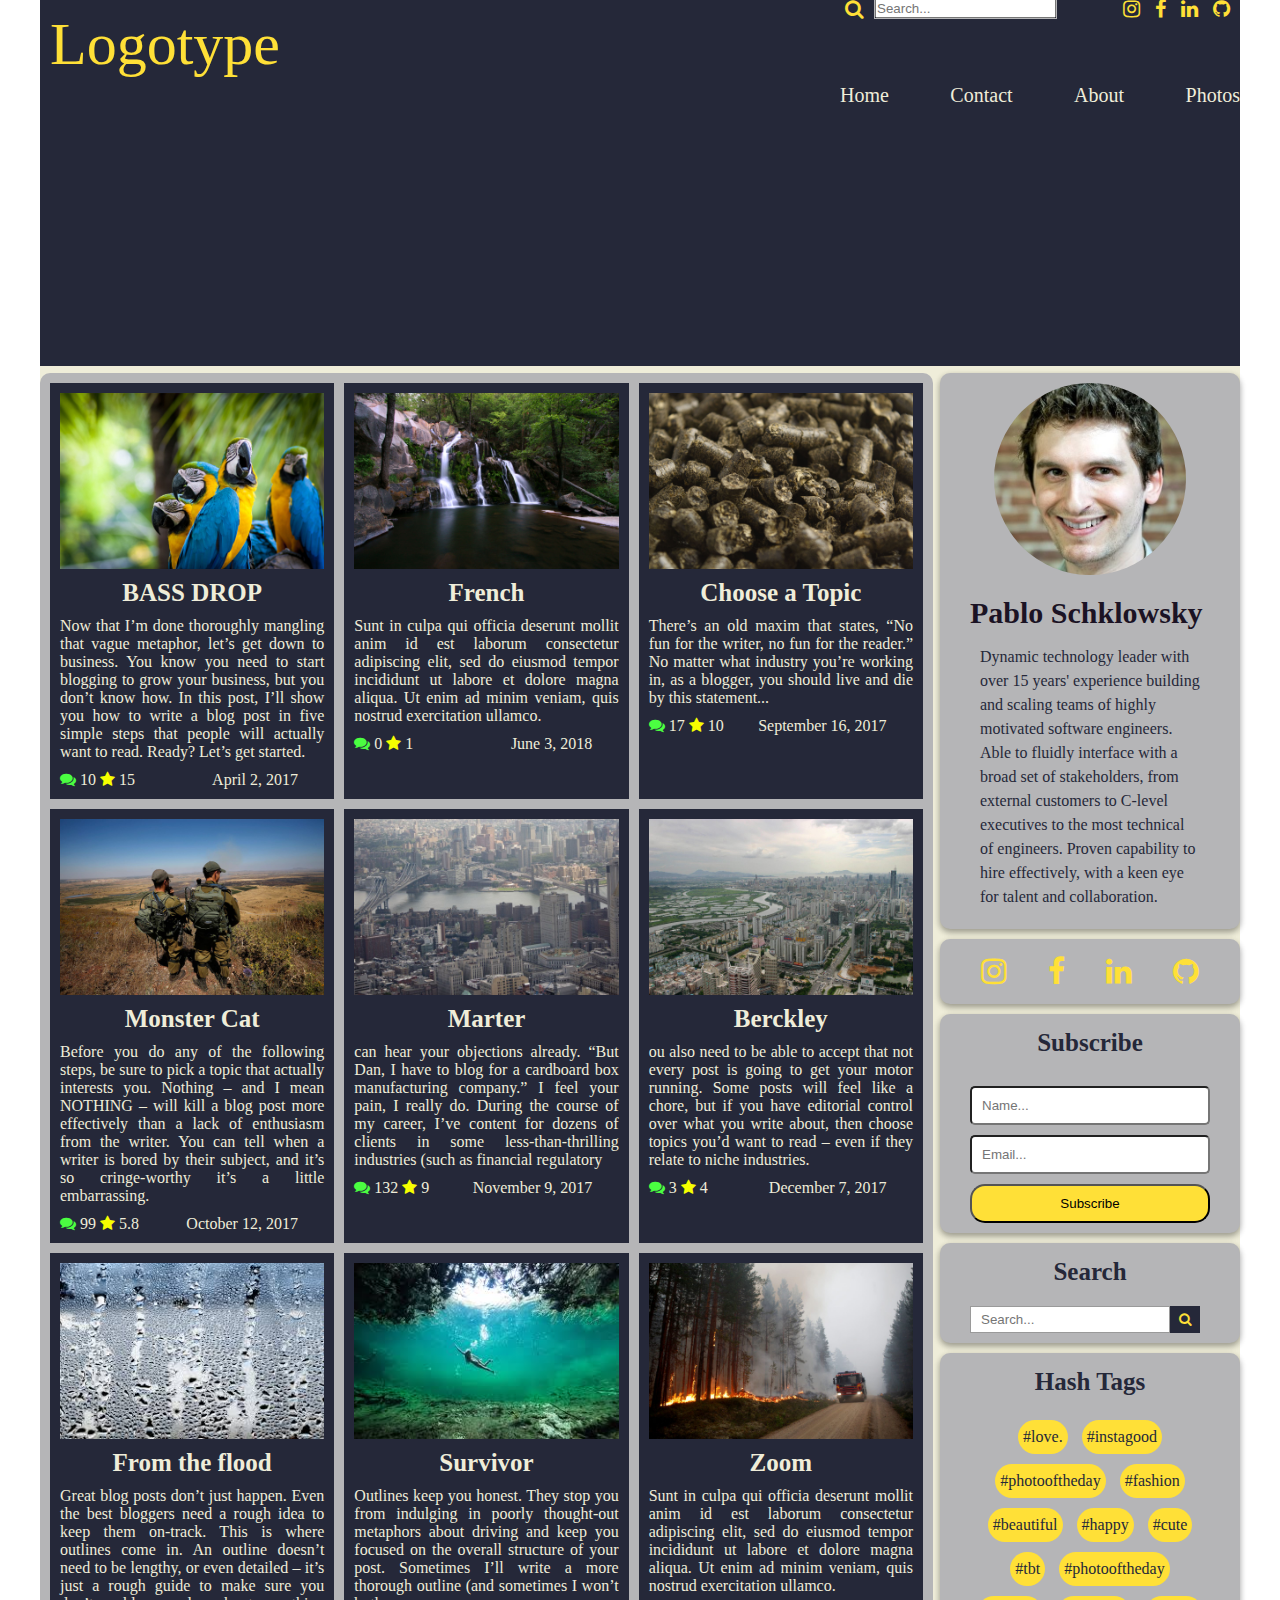
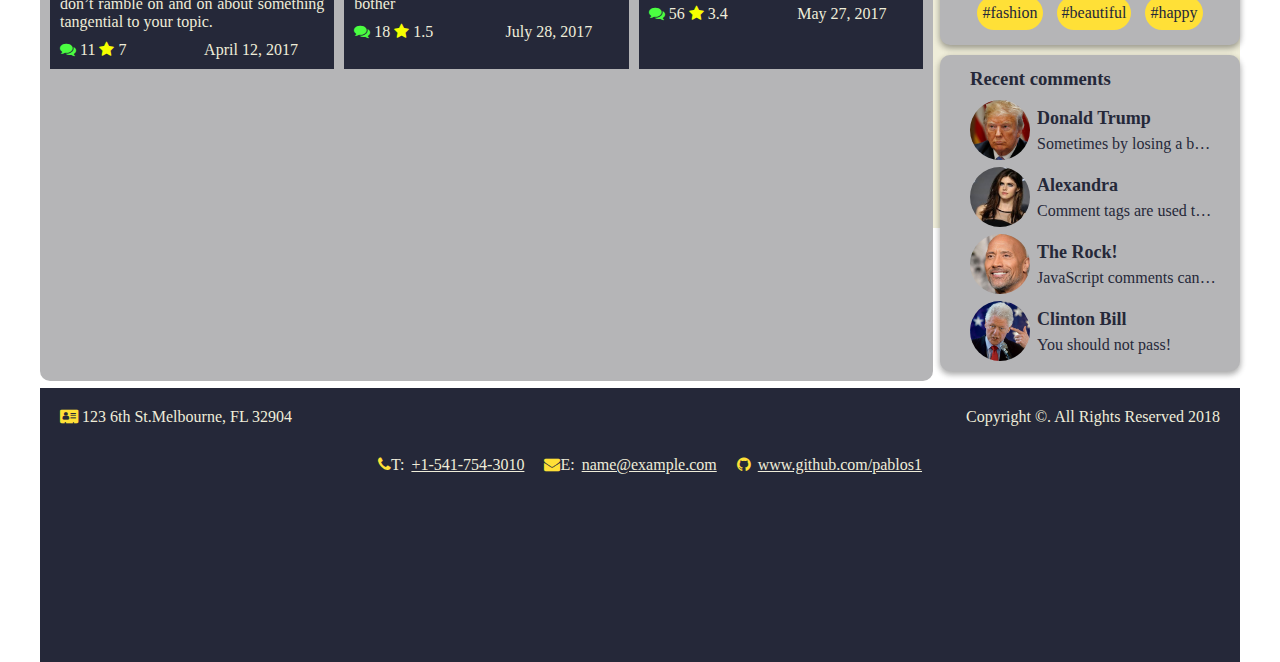
<file: index.html>
<!DOCTYPE html>
<html lang="en">
<head>
    <meta charset="UTF-8">
    <meta name="viewport" content="width=device-width, initial-scale=1.0">
    <title>Blog</title>

    <link rel="stylesheet" href="https://stackpath.bootstrapcdn.com/font-awesome/4.7.0/css/font-awesome.min.css">
    <link rel="stylesheet" href="src/assets/styles/blog.css">
    <link rel="stylesheet" href="src/assets/styles/aside.css">
    <link rel="stylesheet" href="src/assets/styles/footer.css">
    <link rel="stylesheet" href="src/assets/styles/header.css">
    <link rel="stylesheet" href="src/assets/styles/main.css">
    <link rel="stylesheet" href="src/assets/styles/media.css">
</head>
<body>

<div class="wrapper">
    <header class="header">

        <div class="header-container">
            <!--Hamburger-->
            <a href="#main-menu"
               role="button"
               id="main-menu-toggle"
               class="menu-toggle"
               aria-expanded="false"
               aria-controls="main-menu"
               aria-label="Open main menu">

                <span class="sr-only">Open main menu</span>
                <span class="fa fa-bars" aria-hidden="true"></span>
            </a>

            <div class="logo">
                <a href="#">Logotype</a>
            </div>

            <!-- Icons -->
            <div class="icons">
                <div class="search-wrapper">
                    <a href="#">
                        <i class="fa fa-search" aria-hidden="true"></i>
                    </a>
                    <div class="search">
                        <input type="search" placeholder="Search...">
                    </div>
                </div>

                <div class="social-icons">
                    <a href="#">
                        <i class="fa fa-instagram" aria-hidden="true"></i>
                    </a>
                    <a href="#">
                        <i class="fa fa-facebook" aria-hidden="true"></i>
                    </a>
                    <a href="#">
                        <i class="fa fa-linkedin" aria-hidden="true"></i>
                    </a>
                    <a href="https://github.com/pablos1">
                        <i class="fa fa-github" aria-hidden="true"></i>
                    </a>
                </div>

            </div>

            <!--Navigation -->
            <nav id="main-menu"
                 class="menu main-menu"
                 role="navigation"
                 aria-expanded="false"
                 aria-label="Main menu">

                <!--Hamburger-->
                <a href="#main-menu-toggle"
                   class="menu-close"
                   role="button"
                   id="main-menu-close"
                   aria-expanded="false"
                   aria-controls="main-menu"
                   aria-label="Close main menu">
                    <span class="sr-only">Close main menu</span>
                    <span class="fa fa-times" aria-hidden="true"></span>
                </a>

                <!-- Links -->
                <ul>
                    <li>
                        <a class="active" href="#home">Home</a></li>
                    <li>
                        <a href="#contact">Contact</a>
                    </li>
                    <li>
                        <a href="#about">About</a>
                    </li>
                    <li>
                        <a href="#about">Photos</a>
                    </li>
                </ul>
            </nav>
        </div>
    </header>

    <main class="main">
        <div class="articles-container">
            <article class="article">
                <div class="article-photo">
                    <img src="src/assets/images/articles/1.jpg">
                </div>
                <h2 class="article-title">BASS DROP</h2>
                <p class="article-content">Now that I’m done thoroughly mangling that vague metaphor, let’s get down to
                    business. You know you need to start blogging to grow your business, but you don’t know how.
                    In this post, I’ll show you how to write a blog post in five simple steps that people will actually
                    want to read. Ready? Let’s get started.</p>
                <div class="article-bottom">
                    <div class="article-icons">
                        <i class="fa fa-comments" aria-hidden="true"></i>
                        <p>10</p>
                        <i class="fa fa-star"></i>
                        <p>15</p>
                    </div>

                    <div class="article-date">April 2, 2017</div>
                </div>
            </article>
            <article class="article">
                <div class="article-photo">
                    <img src="src/assets/images/articles/2.jpg">
                </div>
                <h2 class="article-title">French</h2>
                <p class="article-content">Sunt in culpa qui officia deserunt mollit anim id est laborum consectetur
                    adipiscing elit, sed do eiusmod tempor incididunt ut labore et dolore magna aliqua. Ut enim ad
                    minim veniam, quis nostrud exercitation ullamco.</p>
                <div class="article-bottom">
                    <div class="article-icons">
                        <i class="fa fa-comments" aria-hidden="true"></i>
                        <p>0</p>
                        <i class="fa fa-star"></i>
                        <p>1</p>
                    </div>

                    <div class="article-date">June 3, 2018</div>
                </div>
            </article>
            <article class="article">
                <div class="article-photo">
                    <img src="src/assets/images/articles/3.jpg">
                </div>
                <h2 class="article-title">Choose a Topic</h2>
                <p class="article-content">There’s an old maxim that states, “No fun for the writer, no fun for the
                    reader.” No matter what industry you’re working in, as a blogger, you should live and die by this
                    statement...
                </p>
                <div class="article-bottom">
                    <div class="article-icons">
                        <i class="fa fa-comments" aria-hidden="true"></i>
                        <p>17</p>
                        <i class="fa fa-star"></i>
                        <p>10</p>
                    </div>

                    <div class="article-date">September 16, 2017</div>
                </div>
            </article>
            <article class="article">
                <div class="article-photo">
                    <img src="src/assets/images/articles/4.jpg">
                </div>
                <h2 class="article-title">Monster Cat</h2>
                <p class="article-content">Before you do any of the following steps, be sure to pick a topic that
                    actually interests you. Nothing – and I mean NOTHING – will kill a blog post more effectively than
                    a lack of enthusiasm from the writer. You can tell when a writer is bored by their subject, and it’s
                    so cringe-worthy it’s a little embarrassing.
                </p>
                <div class="article-bottom">
                    <div class="article-icons">
                        <i class="fa fa-comments" aria-hidden="true"></i>
                        <p>99</p>
                        <i class="fa fa-star"></i>
                        <p>5.8</p>
                    </div>

                    <div class="article-date">October 12, 2017</div>
                </div>
            </article>

            <article class="article">
                <div class="article-photo">
                    <img src="src/assets/images/articles/5.jpg">
                </div>
                <h2 class="article-title">Marter</h2>
                <p class="article-content"> can hear your objections already. “But Dan, I have to blog for a cardboard
                    box manufacturing company.” I feel your pain, I really do. During the course of my career, I’ve
                    content for dozens of clients in some less-than-thrilling industries (such as financial regulatory
                </p>
                <div class="article-bottom">
                    <div class="article-icons">
                        <i class="fa fa-comments" aria-hidden="true"></i>
                        <p>132</p>
                        <i class="fa fa-star"></i>
                        <p>9</p>
                    </div>

                    <div class="article-date">November 9, 2017</div>
                </div>
            </article>

            <article class="article">
                <div class="article-photo">
                    <img src="src/assets/images/articles/6.jpg">
                </div>
                <h2 class="article-title">Berckley</h2>
                <p class="article-content">ou also need to be able to accept that not every post is going to get your
                    motor running. Some posts will feel like a chore, but if you have editorial control over what you
                    write
                    about, then choose topics you’d want to read – even if they relate to niche industries.
                </p>
                <div class="article-bottom">
                    <div class="article-icons">
                        <i class="fa fa-comments" aria-hidden="true"></i>
                        <p>3</p>
                        <i class="fa fa-star"></i>
                        <p>4</p>
                    </div>

                    <div class="article-date">December 7, 2017</div>
                </div>
            </article>

            <article class="article">
                <div class="article-photo">
                    <img src="src/assets/images/articles/7.jpg">
                </div>
                <h2 class="article-title">From the flood</h2>
                <p class="article-content">Great blog posts don’t just happen. Even the best bloggers need a rough idea
                    to keep them on-track. This is where outlines come in. An outline doesn’t need to be lengthy, or
                    even detailed – it’s just a rough guide to make sure you don’t ramble on and on about something
                    tangential to your topic.
                </p>
                <div class="article-bottom">
                    <div class="article-icons">
                        <i class="fa fa-comments" aria-hidden="true"></i>
                        <p>11</p>
                        <i class="fa fa-star"></i>
                        <p>7</p>
                    </div>

                    <div class="article-date">April 12, 2017</div>
                </div>
            </article>

            <article class="article">
                <div class="article-photo">
                    <img src="src/assets/images/articles/8.jpg">
                </div>
                <h2 class="article-title">Survivor</h2>
                <p class="article-content">Outlines keep you honest. They stop you from indulging in poorly thought-out
                    metaphors about driving and keep you focused on the overall structure of your post. Sometimes I’ll
                    write a more thorough outline (and sometimes I won’t bother </p>
                <div class="article-bottom">
                    <div class="article-icons">
                        <i class="fa fa-comments" aria-hidden="true"></i>
                        <p>18</p>
                        <i class="fa fa-star"></i>
                        <p>1.5</p>
                    </div>

                    <div class="article-date">July 28, 2017</div>
                </div>
            </article>

            <article class="article">
                <div class="article-photo">
                    <img src="src/assets/images/articles/9.jpg">
                </div>
                <h2 class="article-title">Zoom</h2>
                <p class="article-content">Sunt in culpa qui officia deserunt mollit anim id est laborum consectetur
                    adipiscing elit, sed do eiusmod tempor incididunt ut labore et dolore magna aliqua. Ut enim ad minim
                    veniam, quis nostrud exercitation ullamco.</p>
                <div class="article-bottom">
                    <div class="article-icons">
                        <i class="fa fa-comments" aria-hidden="true"></i>
                        <p>56</p>
                        <i class="fa fa-star"></i>
                        <p>3.4</p>
                    </div>

                    <div class="article-date">May 27, 2017</div>
                </div>
            </article>

        </div>
    </main>

    <aside class="aside">
        <div class="block profile">
            <img src="src/assets/images/PabloPhoto.jpg" alt="Author Photo">
            <h1>Pablo Schklowsky</h1>
            <p class="content">Dynamic technology leader with over 15 years' experience building and scaling teams of
                highly motivated software engineers. Able to fluidly interface with a broad set of stakeholders, from
                external customers to C-level executives to the most technical of engineers. Proven capability to hire
                effectively, with a keen eye for talent and collaboration.</p>
        </div>

        <div class="block icons-block">
            <a href="#">
                <i class="fa fa-instagram" aria-hidden="true"></i>
            </a>
            <a href="#">
                <i class="fa fa-facebook" aria-hidden="true"></i>
            </a>
            <a href="#">
                <i class="fa fa-linkedin" aria-hidden="true"></i>
            </a>
            <a href="https://github.com/pablos1">
                <i class="fa fa-github" aria-hidden="true"></i>
            </a>
        </div>

        <div class="block subscribe-block">
            <form class="subscribe">
                <h3 class="block-header">Subscribe</h3>
                <input type="text" placeholder="Name...">
                <input type="email" placeholder="Email...">
                <button type="button">Subscribe</button>
            </form>
        </div>

        <div class="block search-block">
            <h3 class="block-header">Search</h3>
            <form>
                <input type="search" placeholder="Search...">
                <button type="submit"><i class="fa fa-search"></i></button>
            </form>
        </div>

        <div class="block tags-block">
            <h3 class="block-header">Hash Tags</h3>
            <div class="tags">
                <span><a href='#'>#love.</a></span>
                <span><a href='#'>#instagood</a></span>
                <span><a href='#'>#photooftheday</a></span>
                <span><a href='#'>#fashion</a></span>
                <span><a href='#'>#beautiful</a></span>
                <span><a href='#'>#happy</a></span>
                <span><a href='#'>#cute</a></span>
                <span><a href='#'>#tbt</a></span>
                <span><a href='#'>#photooftheday</a></span>
                <span><a href='#'>#fashion</a></span>
                <span><a href='#'>#beautiful</a></span>
                <span><a href='#'>#happy</a></span>
            </div>
        </div>

        <div class="block comments-block">
            <h3 class="comments-header">Recent comments</h3>
            <img class="avatar" src="src/assets/images/commentators/trump.jpg">
            <div class="comment">
                <h5>Donald Trump</h5>
                <p>Sometimes by losing a battle you find a new way to win the war</p>
            </div>
            <img class="avatar" src="src/assets/images/commentators/alex.jpg">
            <div class="comment">
                <h5>Alexandra</h5>
                <p>Comment tags are used to insert comments in the HTML source code</p>
            </div>
            <img class="avatar" src="src/assets/images/commentators/rock.jpg">
            <div class="comment">
                <h5>The Rock!</h5>
                <p>JavaScript comments can be used to explain JavaScript code</p>
            </div>
            <img class="avatar" src="src/assets/images/commentators/clinton.jpg">
            <div class="comment">
                <h5>Clinton Bill</h5>
                <p>You should not pass!</p>
            </div>
        </div>

    </aside>

    <footer class="footer">
        <div class="contacts-wrapper">
            <div class="address">
                <i class="fa fa-address-card" aria-hidden="true"></i>
                123 6th St.Melbourne, FL 32904
            </div>
            <div class="copyrights">
                Copyright ©. All Rights Reserved 2018
            </div>
        </div>
        <div class="contacts-inline">
            <div><i class="fa fa-phone" aria-hidden="true"></i>T:
                <a href="sms:+1-541-754-3010">+1-541-754-3010</a>
            </div>
            <div>
                <i class="fa fa-envelope" aria-hidden="true"></i>E:
                <a href="mailto:name@example.com">name@example.com</a>
            </div>
            <div>
                <i class="fa fa-github" aria-hidden="true"></i>
                <a href="https://github.com/pablos1">www.github.com/pablos1</a>
            </div>
        </div>
    </footer>
</div>

</body>
</html>
</file>
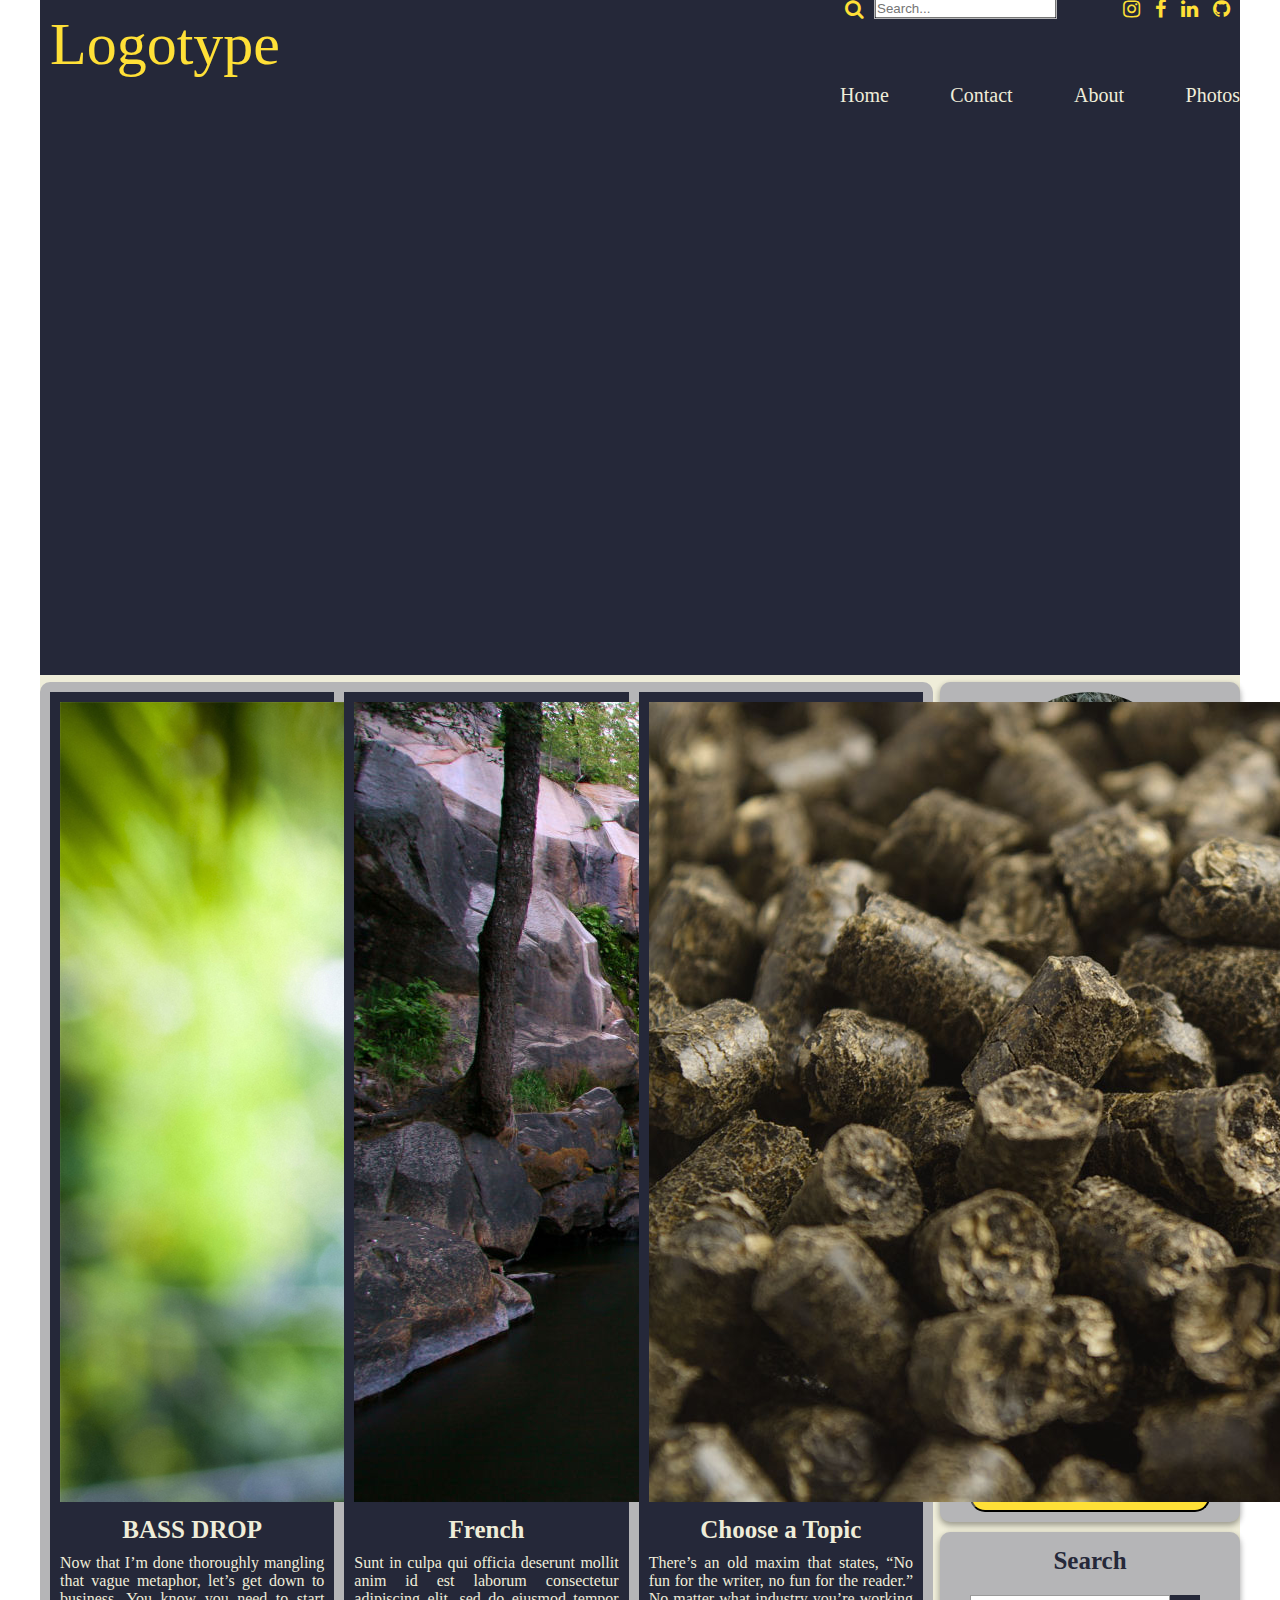
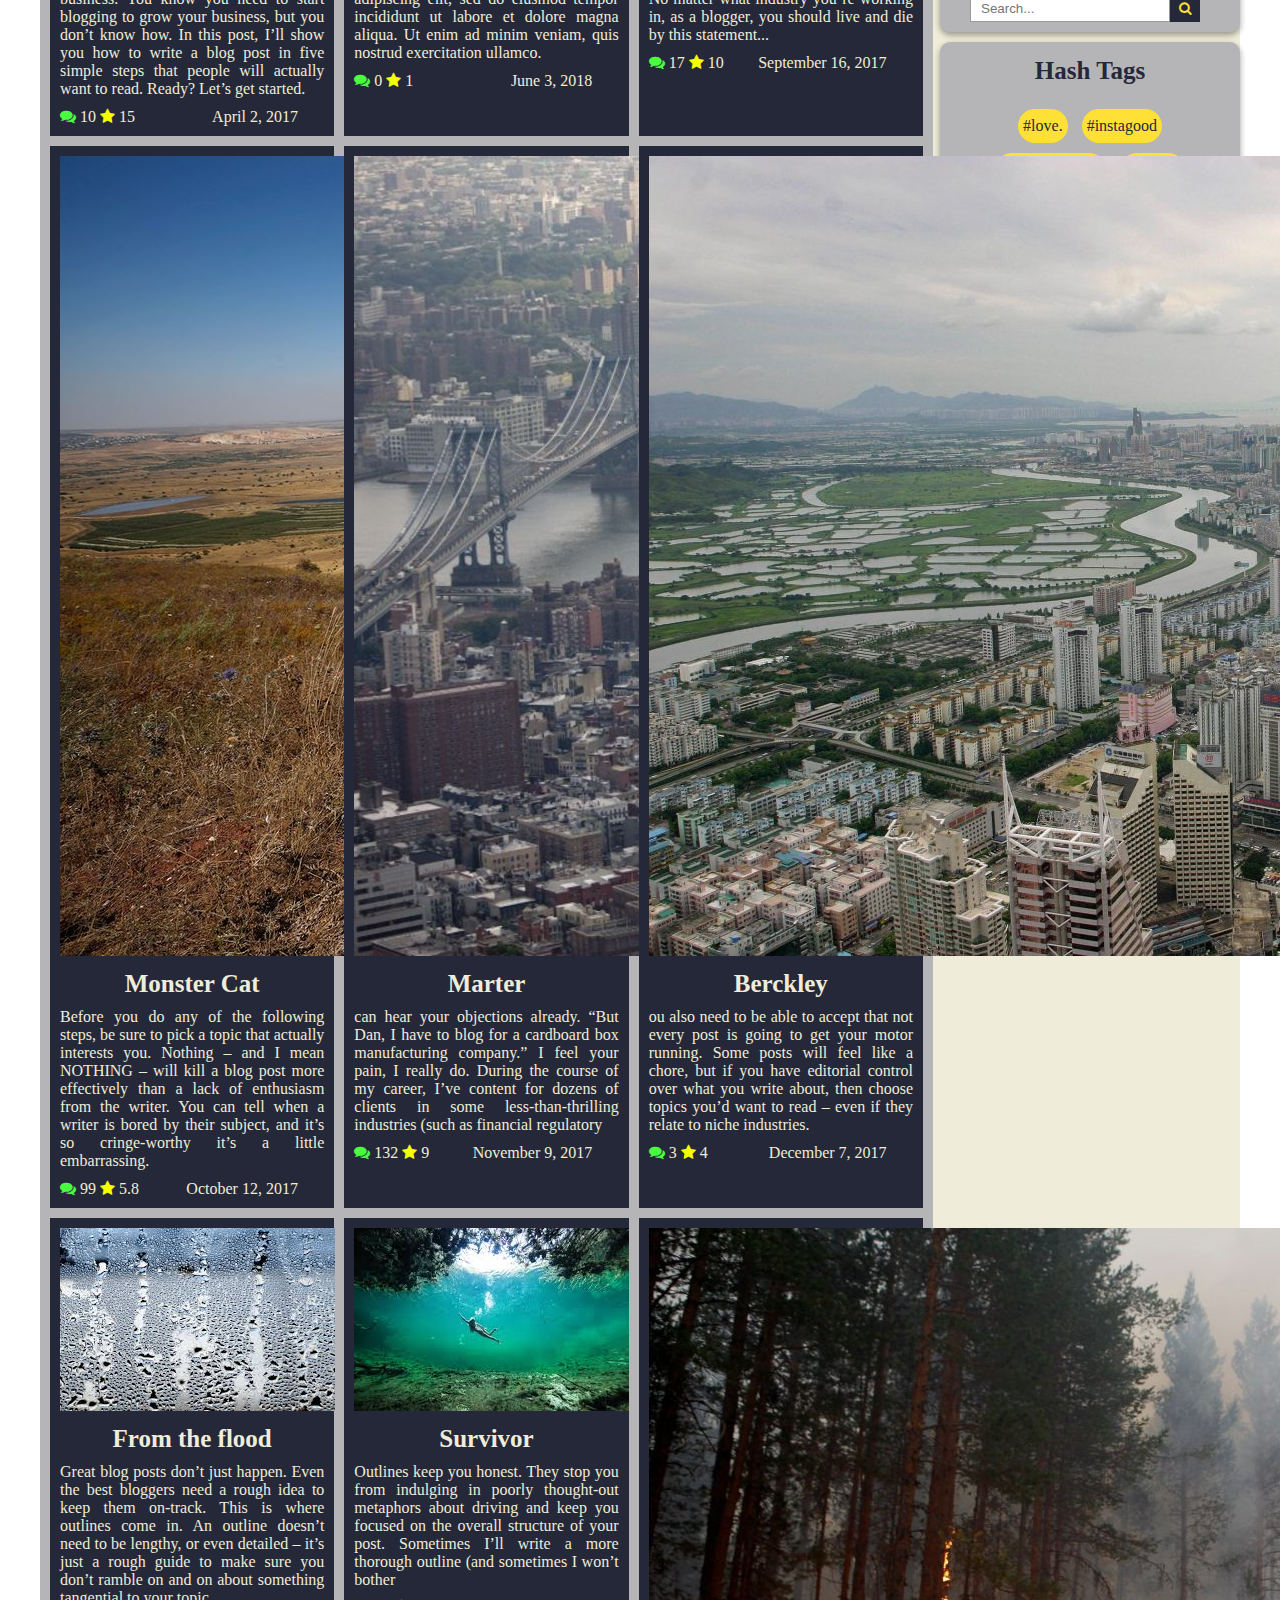
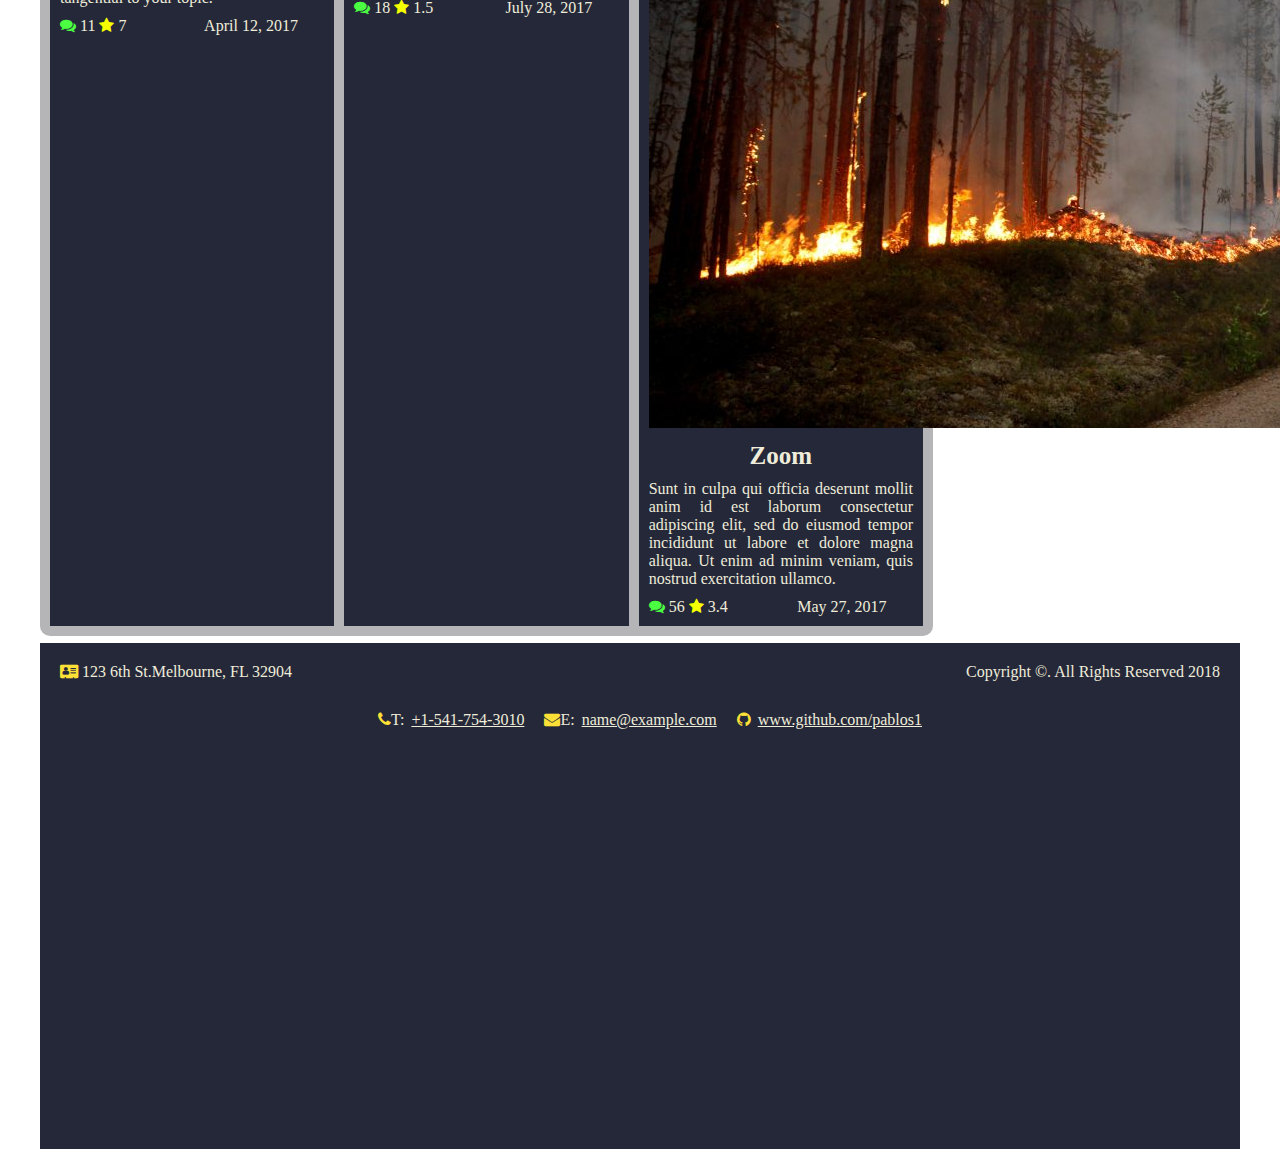
<file: src/blog.html>
<!DOCTYPE html>
<html lang="en">
<head>
    <meta charset="UTF-8">
    <meta name="viewport" content="width=device-width, initial-scale=1.0">
    <title>Blog</title>

    <link rel="stylesheet" href="assets/styles/blog.css">
    <link rel="stylesheet" href="assets/styles/aside.css">
    <link rel="stylesheet" href="assets/styles/footer.css">
    <link rel="stylesheet" href="assets/styles/header.css">
    <link rel="stylesheet" href="assets/styles/main.css">
    <link rel="stylesheet" href="assets/styles/media.css">
    <link rel="stylesheet" href="https://stackpath.bootstrapcdn.com/font-awesome/4.7.0/css/font-awesome.min.css">
</head>
<body>

<div class="wrapper">
    <header class="header">

        <div class="header-container">
            <!--Hamburger-->
            <a href="#main-menu"
               role="button"
               id="main-menu-toggle"
               class="menu-toggle"
               aria-expanded="false"
               aria-controls="main-menu"
               aria-label="Open main menu">

                <span class="sr-only">Open main menu</span>
                <span class="fa fa-bars" aria-hidden="true"></span>
            </a>

            <div class="logo">
                <a href="#">Logotype</a>
            </div>

            <!-- Icons -->
            <div class="icons">
                <div class="search-wrapper">
                    <a href="#">
                        <i class="fa fa-search" aria-hidden="true"></i>
                    </a>
                    <div class="search">
                        <input type="search" placeholder="Search...">
                    </div>
                </div>

                <div class="social-icons">
                    <a href="#">
                        <i class="fa fa-instagram" aria-hidden="true"></i>
                    </a>
                    <a href="#">
                        <i class="fa fa-facebook" aria-hidden="true"></i>
                    </a>
                    <a href="#">
                        <i class="fa fa-linkedin" aria-hidden="true"></i>
                    </a>
                    <a href="https://github.com/pablos1">
                        <i class="fa fa-github" aria-hidden="true"></i>
                    </a>
                </div>

            </div>

            <!--Navigation -->
            <nav id="main-menu"
                 class="menu nav main-menu"
                 role="navigation"
                 aria-expanded="false"
                 aria-label="Main menu">

                <!--Hamburger-->
                <a href="#main-menu-toggle"
                   class="menu-close"
                   role="button"
                   id="main-menu-close"
                   aria-expanded="false"
                   aria-controls="main-menu"
                   aria-label="Close main menu">
                    <span class="sr-only">Close main menu</span>
                    <span class="fa fa-times" aria-hidden="true"></span>
                </a>

                <!-- Links -->
                <ul>
                    <li>
                        <a class="active" href="#home">Home</a></li>
                    <li>
                        <a href="#contact">Contact</a>
                    </li>
                    <li>
                        <a href="#about">About</a>
                    </li>
                    <li>
                        <a href="#about">Photos</a>
                    </li>
                </ul>
            </nav>
        </div>
    </header>

    <main class="main">
        <div class="articles-container">
            <article class="article">
                <img class="article-photo" src="assets/images/articles/1.jpg">
                <h2 class="article-title">BASS DROP</h2>
                <p class="article-content">Now that I’m done thoroughly mangling that vague metaphor, let’s get down to
                    business. You know you need to start blogging to grow your business, but you don’t know how.
                    In this post, I’ll show you how to write a blog post in five simple steps that people will actually
                    want to read. Ready? Let’s get started.</p>
                <div class="article-bottom">
                    <div class="article-icons">
                        <i class="fa fa-comments" aria-hidden="true"></i>
                        <p>10</p>
                        <i class="fa fa-star"></i>
                        <p>15</p>
                    </div>

                    <div class="article-date">April 2, 2017</div>
                </div>
            </article>
            <article class="article">
                <img class="article-photo" src="assets/images/articles/2.jpg">
                    <h2 class="article-title">French</h2>
                    <p class="article-content">Sunt in culpa qui officia deserunt mollit anim id est laborum consectetur
                        adipiscing elit, sed do eiusmod tempor incididunt ut labore et dolore magna aliqua. Ut enim ad
                        minim veniam, quis nostrud exercitation ullamco.</p>
                    <div class="article-bottom">
                        <div class="article-icons">
                            <i class="fa fa-comments" aria-hidden="true"></i>
                            <p>0</p>
                            <i class="fa fa-star"></i>
                            <p>1</p>
                        </div>

                        <div class="article-date">June 3, 2018</div>
                    </div>
            </article>
            <article class="article">
                <img class="article-photo" src="assets/images/articles/3.jpg">
                <h2 class="article-title">Choose a Topic</h2>
                <p class="article-content">There’s an old maxim that states, “No fun for the writer, no fun for the
                    reader.” No matter what industry you’re working in, as a blogger, you should live and die by this
                    statement...
                </p>
                <div class="article-bottom">
                    <div class="article-icons">
                        <i class="fa fa-comments" aria-hidden="true"></i>
                        <p>17</p>
                        <i class="fa fa-star"></i>
                        <p>10</p>
                    </div>

                    <div class="article-date">September 16, 2017</div>
                </div>
            </article>
            <article class="article">
                <img class="article-photo" src="assets/images/articles/4.jpg">
                <h2 class="article-title">Monster Cat</h2>
                <p class="article-content">Before you do any of the following steps, be sure to pick a topic that
                    actually interests you. Nothing – and I mean NOTHING – will kill a blog post more effectively than
                    a lack of enthusiasm from the writer. You can tell when a writer is bored by their subject, and it’s
                    so cringe-worthy it’s a little embarrassing.
                </p>
                <div class="article-bottom">
                    <div class="article-icons">
                        <i class="fa fa-comments" aria-hidden="true"></i>
                        <p>99</p>
                        <i class="fa fa-star"></i>
                        <p>5.8</p>
                    </div>

                    <div class="article-date">October 12, 2017</div>
                </div>
            </article>

            <article class="article">
                <img class="article-photo" src="assets/images/articles/5.jpg">
                <h2 class="article-title">Marter</h2>
                <p class="article-content"> can hear your objections already. “But Dan, I have to blog for a cardboard
                    box manufacturing company.” I feel your pain, I really do. During the course of my career, I’ve
                    content for dozens of clients in some less-than-thrilling industries (such as financial regulatory
                </p>
                <div class="article-bottom">
                    <div class="article-icons">
                        <i class="fa fa-comments" aria-hidden="true"></i>
                        <p>132</p>
                        <i class="fa fa-star"></i>
                        <p>9</p>
                    </div>

                    <div class="article-date">November 9, 2017</div>
                </div>
            </article>

            <article class="article">
                <img class="article-photo" src="assets/images/articles/6.jpg">
                <h2 class="article-title">Berckley</h2>
                <p class="article-content">ou also need to be able to accept that not every post is going to get your
                    motor running. Some posts will feel like a chore, but if you have editorial control over what you
                    write
                    about, then choose topics you’d want to read – even if they relate to niche industries.
                </p>
                <div class="article-bottom">
                    <div class="article-icons">
                        <i class="fa fa-comments" aria-hidden="true"></i>
                        <p>3</p>
                        <i class="fa fa-star"></i>
                        <p>4</p>
                    </div>

                    <div class="article-date">December 7, 2017</div>
                </div>
            </article>

            <article class="article">
                <img class="article-photo" src="assets/images/articles/7.jpg">
                <h2 class="article-title">From the flood</h2>
                <p class="article-content">Great blog posts don’t just happen. Even the best bloggers need a rough idea
                    to keep them on-track. This is where outlines come in. An outline doesn’t need to be lengthy, or
                    even detailed – it’s just a rough guide to make sure you don’t ramble on and on about something
                    tangential to your topic.
                </p>
                <div class="article-bottom">
                    <div class="article-icons">
                        <i class="fa fa-comments" aria-hidden="true"></i>
                        <p>11</p>
                        <i class="fa fa-star"></i>
                        <p>7</p>
                    </div>

                    <div class="article-date">April 12, 2017</div>
                </div>
            </article>

            <article class="article">
                <img class="article-photo" src="assets/images/articles/8.jpg">
                <h2 class="article-title">Survivor</h2>
                <p class="article-content">Outlines keep you honest. They stop you from indulging in poorly thought-out
                    metaphors about driving and keep you focused on the overall structure of your post. Sometimes I’ll
                    write a more thorough outline (and sometimes I won’t bother </p>
                <div class="article-bottom">
                    <div class="article-icons">
                        <i class="fa fa-comments" aria-hidden="true"></i>
                        <p>18</p>
                        <i class="fa fa-star"></i>
                        <p>1.5</p>
                    </div>

                    <div class="article-date">July 28, 2017</div>
                </div>
            </article>

            <article class="article">
                <img class="article-photo" src="assets/images/articles/9.jpg">
                <h2 class="article-title">Zoom</h2>
                <p class="article-content">Sunt in culpa qui officia deserunt mollit anim id est laborum consectetur
                    adipiscing elit, sed do eiusmod tempor incididunt ut labore et dolore magna aliqua. Ut enim ad minim
                    veniam, quis nostrud exercitation ullamco.</p>
                <div class="article-bottom">
                    <div class="article-icons">
                        <i class="fa fa-comments" aria-hidden="true"></i>
                        <p>56</p>
                        <i class="fa fa-star"></i>
                        <p>3.4</p>
                    </div>

                    <div class="article-date">May 27, 2017</div>
                </div>
            </article>

        </div>
    </main>

    <aside class="aside">
        <div class="block profile">
            <img src="assets/images/PabloPhoto.jpg" alt="Author Photo">
            <h1>Pablo Schklowsky</h1>
            <p class="summary">Dynamic technology leader with over 15 years' experience building and scaling teams of
                highly motivated software engineers. Able to fluidly interface with a broad set of stakeholders, from
                external customers to C-level executives to the most technical of engineers. Proven capability to hire
                effectively, with a keen eye for talent and collaboration.</p>
        </div>

        <div class="block icons-block">
            <a href="#">
                <i class="fa fa-instagram" aria-hidden="true"></i>
            </a>
            <a href="#">
                <i class="fa fa-facebook" aria-hidden="true"></i>
            </a>
            <a href="#">
                <i class="fa fa-linkedin" aria-hidden="true"></i>
            </a>
            <a href="https://github.com/pablos1">
                <i class="fa fa-github" aria-hidden="true"></i>
            </a>
        </div>

        <div class="block subscribe-block">
            <form class="subscribe">
                <h3 class="block-header">Subscribe</h3>
                <input type="text" placeholder="Name...">
                <input type="email" placeholder="Email...">
                <button type="button">Subscribe</button>
            </form>
        </div>

        <div class="block search-block">
            <h3 class="block-header">Search</h3>
            <form>
                <input type="search" placeholder="Search...">
                <button type="submit"><i class="fa fa-search"></i></button>
            </form>
        </div>

        <div class="block tags-block">
            <h3 class="block-header">Hash Tags</h3>
            <div class="tags">
                <span><a href='#'>#love.</a></span>
                <span><a href='#'>#instagood</a></span>
                <span><a href='#'>#photooftheday</a></span>
                <span><a href='#'>#fashion</a></span>
                <span><a href='#'>#beautiful</a></span>
                <span><a href='#'>#happy</a></span>
                <span><a href='#'>#cute</a></span>
                <span><a href='#'>#tbt</a></span>
                <span><a href='#'>#photooftheday</a></span>
                <span><a href='#'>#fashion</a></span>
                <span><a href='#'>#beautiful</a></span>
                <span><a href='#'>#happy</a></span>
            </div>
        </div>

        <div class="block comments-block">
            <h3 class="comments-header">Recent comments</h3>
            <!--<div class="comment-item">-->

            <!--</div>-->
            <img class="avatar" src="assets/images/commentators/trump.jpg">
            <div class="comment">
                <h5>Donald Trump</h5>
                <p>Sometimes by losing a battle you find a new way to win the war</p>
            </div>
            <img class="avatar" src="assets/images/commentators/alex.jpg">
            <div class="comment">
                <h5>Alexandra</h5>
                <p>Comment tags are used to insert comments in the HTML source code</p>
            </div>
            <img class="avatar" src="assets/images/commentators/rock.jpg">
            <div class="comment">
                <h5>The Rock!</h5>
                <p>JavaScript comments can be used to explain JavaScript code</p>
            </div>
            <img class="avatar" src="assets/images/commentators/clinton.jpg">
            <div class="comment">
                <h5>Clinton Bill</h5>
                <p>You should not pass!</p>
            </div>
        </div>

    </aside>

    <footer class="footer">
        <div class="contacts-wrapper">
            <div class="address">
                <i class="fa fa-address-card" aria-hidden="true"></i>
                123 6th St.Melbourne, FL 32904
            </div>
            <div class="copyrights">
                Copyright ©. All Rights Reserved 2018
            </div>
        </div>
        <div class="contacts-inline">
            <div><i class="fa fa-phone" aria-hidden="true"></i>T:
                <a href="sms:+1-541-754-3010">+1-541-754-3010</a>
            </div>
            <div>
                <i class="fa fa-envelope" aria-hidden="true"></i>E:
                <a href="mailto:name@example.com">name@example.com</a>
            </div>
            <div>
                <i class="fa fa-github" aria-hidden="true"></i>
                <a href="https://github.com/pablos1">www.github.com/pablos1</a>
            </div>
        </div>
    </footer>
</div>

</body>
</html>
</file>
<file: src/assets/styles/blog.css>
* {
  margin: 0;
  padding: 0;
  box-sizing: border-box; }

body {
  font-family: "Calibri", serif; }

.wrapper {
  background-color: #efedd9;
  max-width: 1200px;
  margin: auto;
  display: grid;
  grid-gap: 7px;
  grid-template-columns: auto 300px;
  grid-template-rows: 20% auto 15%;
  grid-template-areas: "header header" "main   aside" "footer footer"; }

.fa-bars {
  color: #ffe037; }

.fa-bars:hover {
  color: #ff0000; }

.fa-star {
  color: #f6ff00; }

.fa-comments {
  color: #4bfe41; }

/*# sourceMappingURL=blog.css.map */
</file>
<file: src/assets/styles/aside.css>
.aside {
  grid-area: aside;
  line-height: 1.5;
  color: #252839;
  display: flex;
  flex-wrap: wrap;
  justify-content: center;
  align-items: start;
  align-content: flex-start;
  background-color: color(white);
  height: 100%; }
  .aside .block {
    border-radius: 10px;
    box-shadow: 0 3px 6px rgba(0, 0, 0, 0.15), 0 3px 6px rgba(0, 0, 0, 0.25);
    padding: 10px 30px;
    width: 100%;
    margin-bottom: 10px;
    background: #b5b5b7; }
    .aside .block .block-header, .aside .block .profile h1, .aside .profile .block h1, .aside .block .comments-block .comments-header, .aside .comments-block .block .comments-header {
      font-size: 25px;
      text-align: center;
      margin-bottom: 15px; }
  .aside .profile img {
    background-color: color(grey);
    height: 80%;
    width: 80%;
    border-radius: 50%;
    margin: auto auto 15px;
    display: block; }
  .aside .profile h1 {
    font-size: 30px;
    color: #1b1324; }
  .aside .profile .content {
    margin: 10px; }
  .aside .icons-block {
    padding: 5px;
    font-size: 30px;
    color: #ffe037;
    display: flex;
    flex-direction: row;
    justify-content: space-evenly; }
    .aside .icons-block a {
      text-decoration: none;
      padding: 5px; }
    .aside .icons-block i {
      color: #ffe037; }
    .aside .icons-block i:hover {
      transform: scale(1.2); }
  .aside .subscribe-block .subscribe input {
    width: 100%;
    margin-top: 10px;
    padding: 10px;
    color: black;
    border-radius: 5px; }
  .aside .subscribe-block .subscribe button {
    width: 100%;
    margin-top: 10px;
    padding: 10px;
    border-radius: 15px;
    background-color: #ffe037; }
  .aside .search-block input {
    float: left;
    width: calc(100% - 40px);
    padding: 5px 10px;
    border: 1px solid #9a9a9a; }
  .aside .search-block button {
    background: #252839;
    outline: none;
    width: 30px;
    border: none;
    padding: 6px; }
    .aside .search-block button i {
      color: #ffe037; }
  .aside .tags-block .tags {
    text-align: center; }
  .aside .tags-block .tags span {
    display: inline-block;
    padding: 5px;
    margin: 5px;
    border-radius: 40px;
    background-color: #ffe037; }
    .aside .tags-block .tags span a {
      color: #252839;
      text-decoration: none; }
  .aside .comments-block {
    display: grid;
    grid-gap: 7px;
    grid-template-columns: 60px calc(100% - 60px); }
    .aside .comments-block .comments-header {
      grid-column: 1/3; }
    .aside .comments-block .avatar {
      grid-column: 1/2;
      border-radius: 50%;
      width: 60px;
      height: 60px;
      object-fit: cover; }
    .aside .comments-block .comment {
      grid-column: 2/3;
      margin-top: 5px; }
    .aside .comments-block .comment p {
      white-space: nowrap;
      overflow: hidden;
      text-overflow: ellipsis; }
    .aside .comments-block .comment h5 {
      font-weight: bolder;
      font-size: 18px; }

/*# sourceMappingURL=aside.css.map */
</file>
<file: src/assets/styles/footer.css>
.footer {
  grid-area: footer;
  background-color: #252839;
  padding: 20px;
  color: #efedd9; }
  .footer i {
    color: #ffe037; }
  .footer a {
    color: #efedd9;
    margin-left: 3px; }
  .footer .contacts-wrapper {
    display: flex;
    justify-content: space-between; }
  .footer .contacts-inline {
    display: flex;
    justify-content: center;
    margin-top: 30px;
    text-align: center; }
    .footer .contacts-inline div {
      margin-left: 20px; }

/*# sourceMappingURL=footer.css.map */
</file>
<file: src/assets/styles/header.css>
.header {
  background-color: #252839;
  color: #efedd9;
  grid-area: header; }
  .header .header-container {
    margin: auto;
    display: grid;
    grid-gap: 15px;
    grid-template-columns: 250px auto 400px;
    grid-template-rows: 20% auto 15%;
    grid-template-areas: "logo . icons" "logo . ." "logo . navig"; }
    .header .header-container .menu-toggle {
      padding: 10px 10px 0 5px;
      font-size: 24px;
      display: none;
      grid-area: menu-toggle;
      outline: none; }
    .header .header-container .logo {
      grid-area: logo;
      max-height: 100px;
      font-family: 'Pacifico', initial, cursive;
      font-size: 60px;
      padding: 10px 10px 20px; }
      .header .header-container .logo a {
        text-decoration: none;
        color: #ffe037; }
    .header .header-container .icons {
      grid-area: icons;
      justify-self: stretch;
      align-items: center;
      padding: 5px;
      font-size: 20px;
      display: flex;
      flex-direction: row;
      justify-content: space-between; }
      .header .header-container .icons .search-wrapper a {
        color: #ffe037;
        float: left;
        padding-right: 10px; }
      .header .header-container .icons .search-wrapper .search {
        display: flex;
        border: 1px solid #b5b5b7; }
      .header .header-container .icons .social-icons a {
        color: #ffe037;
        text-decoration: none;
        padding: 5px; }
      .header .header-container .icons .social-icons i:hover {
        transform: scale(1.2); }
    .header .header-container .menu {
      grid-area: navig;
      font-size: 20px; }
      .header .header-container .menu .menu-close {
        display: none; }
      .header .header-container .menu ul {
        display: inline-flex;
        justify-content: space-between;
        width: 100%;
        list-style-type: none; }
        .header .header-container .menu ul li a {
          color: #efedd9;
          text-decoration: none; }
          .header .header-container .menu ul li a:hover {
            background-color: #b5b5b7;
            color: #252839; }
          .header .header-container .menu ul li a:nth-child(4) {
            padding-right: 5px; }

.fa-times {
  color: #ffe037; }

.fa-times:hover {
  color: #ff0000; }

/*# sourceMappingURL=header.css.map */
</file>
<file: src/assets/styles/main.css>
.main {
  background-color: #b5b5b7;
  border-radius: 10px;
  padding: 10px;
  text-align: center;
  grid-area: main; }
  .main .articles-container {
    display: grid;
    grid-gap: 10px;
    grid-template-columns: repeat(auto-fill, minmax(230px, 1fr));
    justify-content: space-evenly; }
    .main .articles-container .article {
      background-color: #252839;
      color: #efedd9;
      position: relative;
      min-height: 320px;
      min-width: 230px;
      padding: 10px;
      text-align: center; }
      .main .articles-container .article:hover .article-photo img {
        transform: scale(1.1, 1.1);
        -ms-transform: scale(1.1, 1.1);
        -webkit-transform: scale(1.1, 1.1);
        z-index: 25; }
      .main .articles-container .article .article-photo {
        overflow: hidden; }
        .main .articles-container .article .article-photo img {
          width: 100%;
          transition: transform .7s;
          position: relative;
          display: block; }
      .main .articles-container .article .article-data {
        display: flex;
        flex-wrap: wrap;
        justify-content: center;
        align-items: flex-start; }
      .main .articles-container .article .article-title {
        font-size: 25px;
        text-align: center;
        margin: 10px; }
      .main .articles-container .article .article-content {
        text-align: justify;
        margin-bottom: 10px; }
      .main .articles-container .article .article-bottom {
        align-self: flex-end;
        display: flex;
        flex-direction: row;
        width: 90%;
        justify-content: space-between;
        align-items: center;
        justify-items: center; }
        .main .articles-container .article .article-bottom .article-icons p,
        .main .articles-container .article .article-bottom i {
          display: inline; }
        .main .articles-container .article .article-bottom .article-date {
          margin-left: 5px; }

/*# sourceMappingURL=main.css.map */
</file>
<file: src/assets/styles/media.css>
@media screen and (max-width: 700px) {
  .social-icons {
    display: none; }

  .wrapper {
    grid-gap: 1em;
    grid-template-columns: 100%;
    grid-template-areas: "header" "main" "aside" "footer"; }
    .wrapper .header-container {
      grid-gap: 0;
      grid-template-columns: 50% 50%;
      grid-template-areas: "menu-toggle icons" "logo logo";
      padding: 10px;
      align-items: center; }
      .wrapper .header-container .logo {
        justify-self: center; }
      .wrapper .header-container .icons {
        justify-self: right; }
      .wrapper .header-container .menu-toggle {
        display: block; }
      .wrapper .header-container .sr-only {
        position: absolute;
        width: 1px;
        height: 1px;
        padding: 0;
        margin: -1px;
        overflow: hidden;
        clip: rect(0, 0, 0, 0);
        border: 0; }
      .wrapper .header-container .menu-toggle:hover,
      .wrapper .header-container .menu-toggle:focus {
        color: #ff0000; }
      .wrapper .header-container .main-menu {
        width: 100%;
        overflow: hidden;
        position: fixed;
        left: -100%;
        top: 0;
        height: 100%;
        overflow-x: visible;
        transition: left 0.3s ease, box-shadow 0.3s ease;
        z-index: 13; }
      .wrapper .header-container .menu {
        margin: 0;
        padding: 2.5em 0 0;
        min-height: 100%;
        background: #252839;
        color: #efedd9; }
        .wrapper .header-container .menu ul {
          display: block; }
        .wrapper .header-container .menu a.menu-close {
          display: block;
          padding: 5px 10px; }
      .wrapper .header-container .main-menu li {
        display: block;
        padding: .75em 15px;
        line-height: 1em;
        font-size: 1em; }
      .wrapper .header-container .main-menu .menu-close {
        position: absolute;
        right: 0;
        top: 0; }
      .wrapper .header-container .main-menu:target,
      .wrapper .header-container .main-menu[aria-expanded="true"] {
        left: 0;
        outline: none; }
      .wrapper .header-container .main-menu:target .menu-close,
      .wrapper .header-container .main-menu[aria-expanded="true"] .menu-close {
        z-index: 15; }
      .wrapper .header-container .main-menu:target ul,
      .wrapper .header-container .main-menu[aria-expanded="true"] ul {
        position: relative;
        z-index: 14; } }

/*# sourceMappingURL=media.css.map */
</file>
